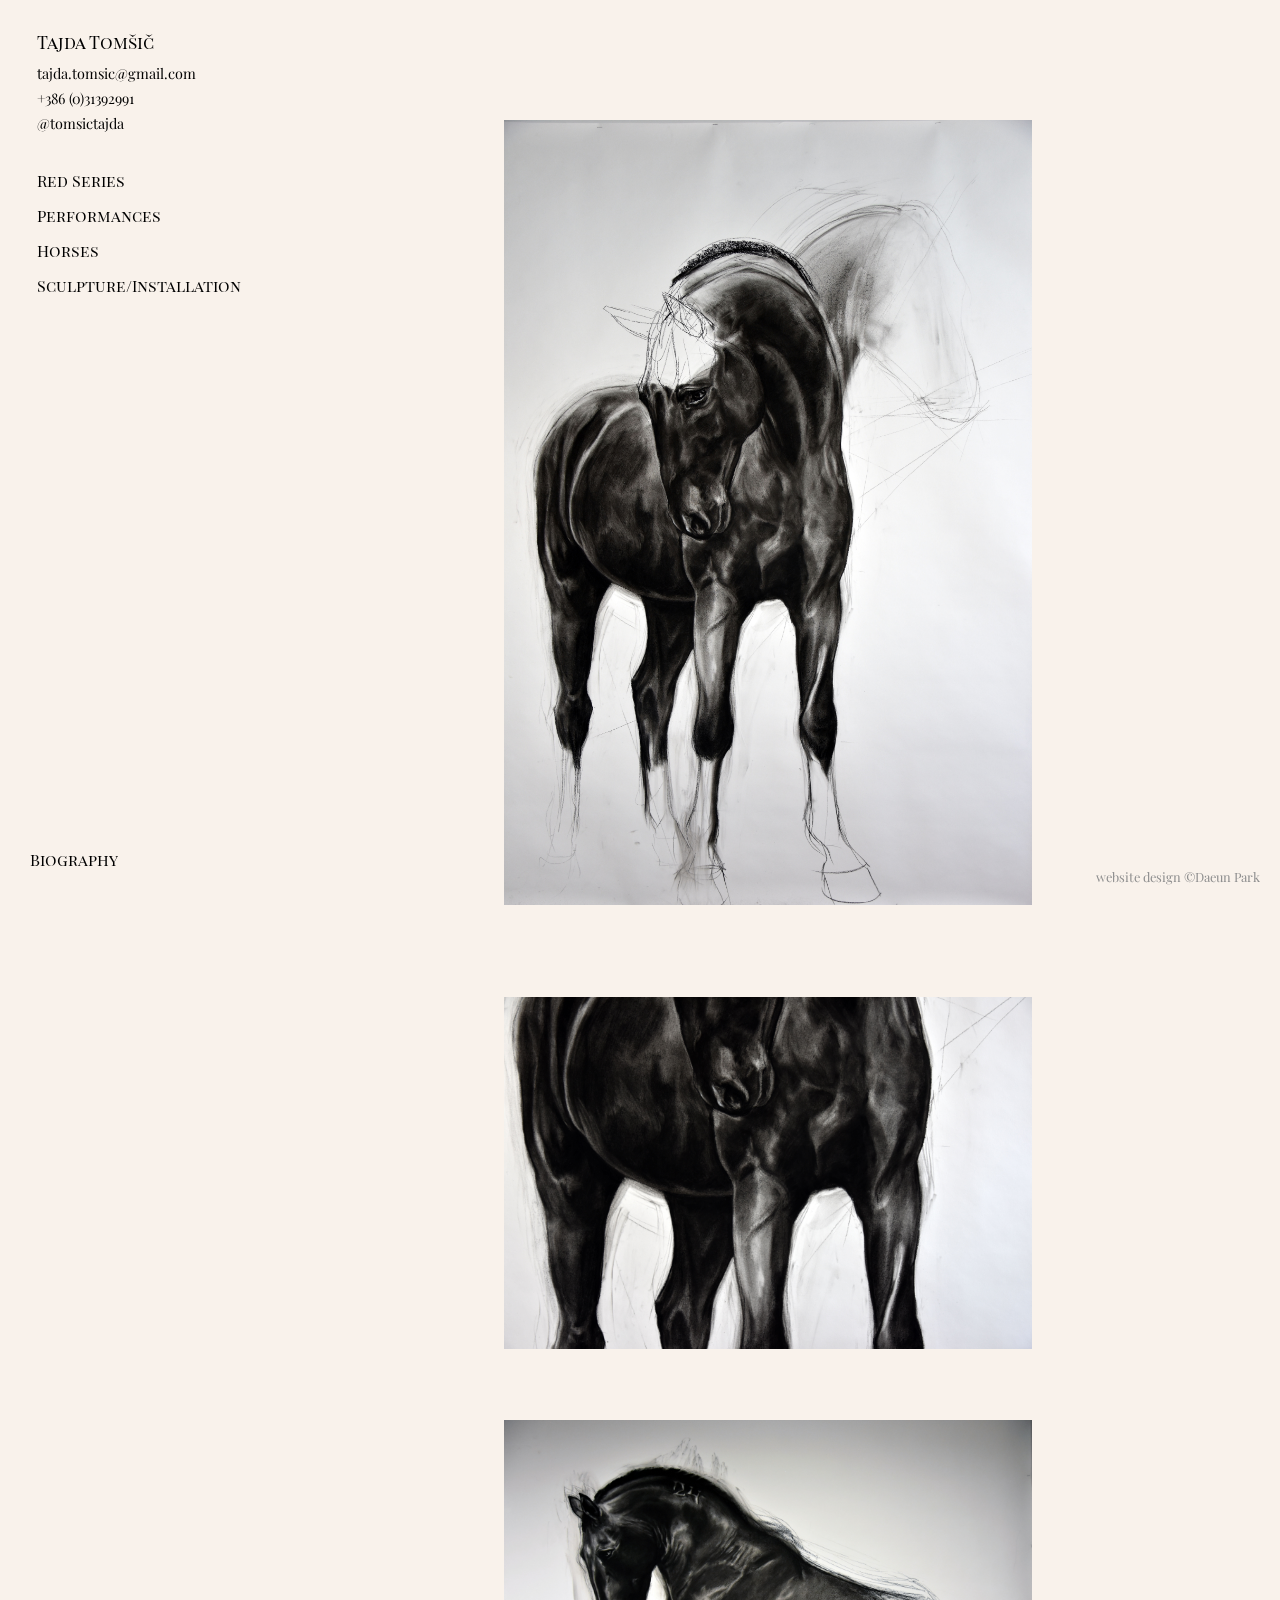
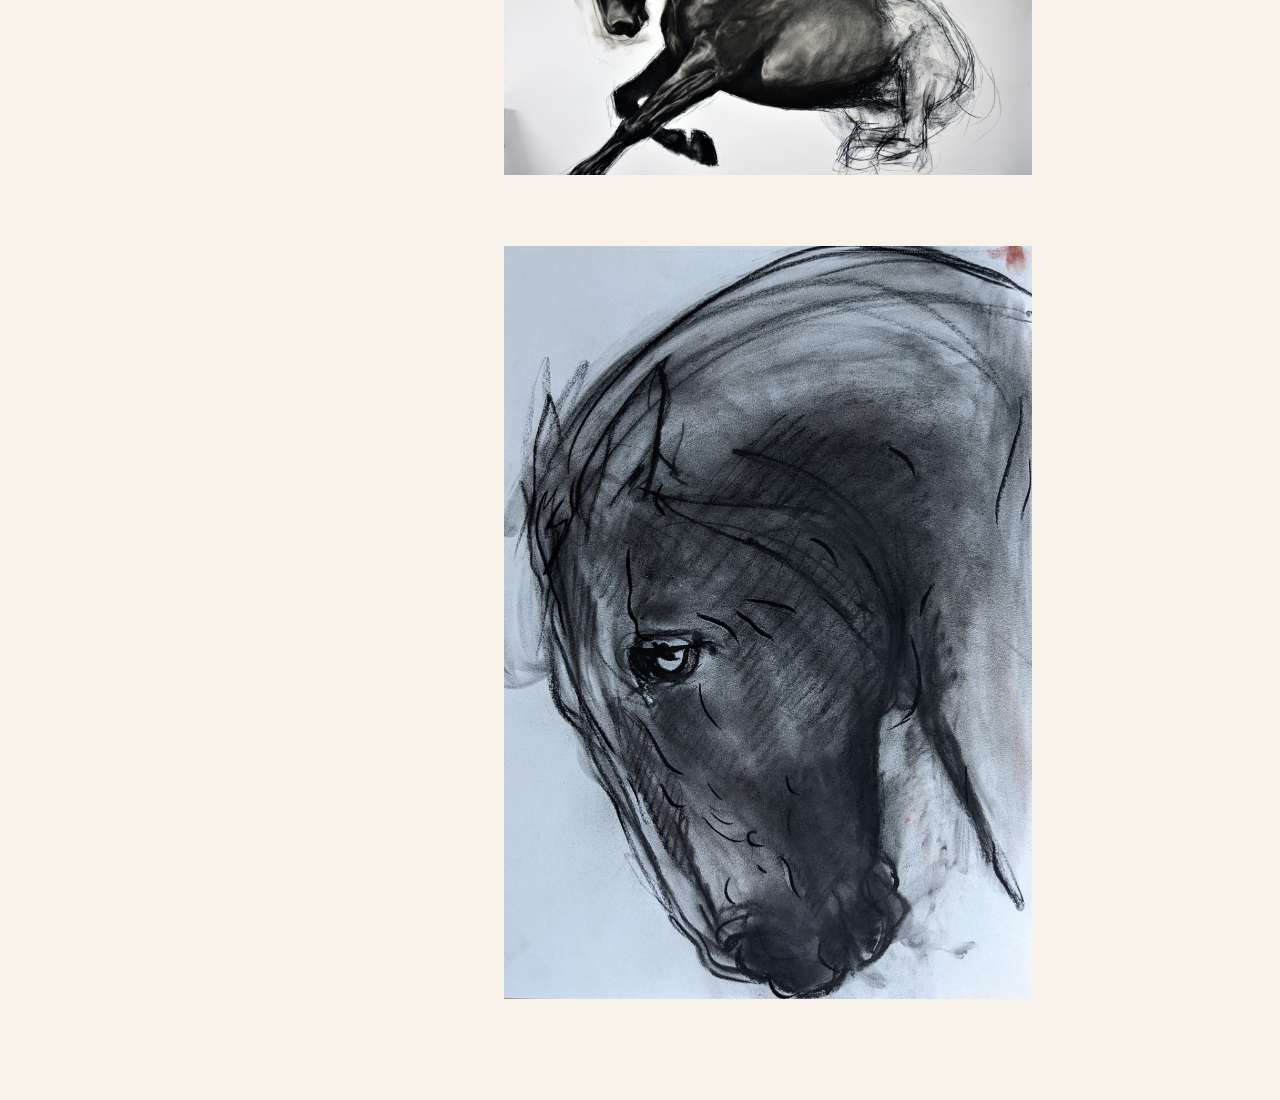
<file: menu_3.html>
<!DOCTYPE html>
<html lang="en">
<head>
    <meta charset="UTF-8">
    <meta http-equiv="X-UA-Compatible" content="IE=edge">
    <meta name="viewport" content="width=device-width, initial-scale=1.0">
    <link rel="stylesheet" href="./styles/shared.css">
    <link rel="stylesheet" href="./styles/menu_1.css">
    <link href="https://fonts.googleapis.com/css2?family=PT+Serif:wght@400;700&display=swap" rel="stylesheet">
    <title>Tajda Tomšič</title>
    
</head>
<body>
    <div class="backdrop"></div>
    <div class="main-container">
    <header class="main-header">
        <div class="main-header__name-container">
            <a href="index.html" class="main-header__name">Tajda Tomšič</a>
            <div class="main-header__info-container">
                <div class="main-header__info">tajda.tomsic@gmail.com</div>
                <div class="main-header__info">+386 (0)31392991</div>
                <div class="main-header__info">
                    <a href="https://instagram.com/tomsictajda?igshid=YmMyMTA2M2Y=" target="_blank">@tomsictajda</a>
                </div>
            </div>
            <button class="toggle-button">
                <span class="toggle-button_bar"></span>
                <span class="toggle-button_bar"></span>
                <span class="toggle-button_bar"></span>
            </button>
        </div>
        <nav class="main-nav">
            <ul class="main-nav__items">
                <li class="main-nav__item">
                    <a href="menu_1.html">Red Series</a>
                </li>
                <li class="main-nav__item">
                 <a href="menu_2.html">Performances</a>
                </li>
                <li class="main-nav__item">
                    <a href="menu_3.html">Horses</a>
                </li>
                <li class="main-nav__item">
                    <a href="menu_4.html">Sculpture/Installation</a>
                </li>
            </ul>
        </nav>
        <div class="main-nav__bio">
            <a href="menu_5.html">Biography</a>
        </div>
    </header>
    <nav class="mobile-nav">
        <ul class="mobile-nav_items">
            <li class="mobile-nav_item"><a href="index.html">Home</a></li>
            <li class="mobile-nav_item"><a href="menu_1.html">Red Series</a></li>
            <li class="mobile-nav_item"><a href="menu_2.html">Performances</a></li>
            <li class="mobile-nav_item"><a href="menu_3.html">Horse</a></li>
            <li class="mobile-nav_item"><a href="menu_4.html">Sculpture/Installation</a></li>
            <li class="mobile-nav_item"><a href="menu_5.html">Biography</a></li>
        </ul>
    </nav>
        <div class="sub-container">
            <div class="image-container first-image middle">
                <img src="./images/Horse1.JPG" alt="">
                <div class="image-info">“Sometimes you have to look the other way... to realize the food buffet was always there...you just got lost in the hotel again” Charcoal on paper, 220 x 140 cm, Zuerich 2022</div>
            </div>
            <div class="image-container middle">
                <img src="./images/horse2.JPG" alt="">
                <div class="image-info">detail</div>
            </div>
            <div class="image-container middle">
                <img src="./images/horse3.JPG" alt="">
                <div class="image-info">“I didn’t learn this here(24)”, charcoal on paper, 150 x 220cm, Zuerich 2021</div>
            </div>
            <div class="image-container middle">
                <img src="./images/horse4.jpg" alt="">
                <div class="image-info">Untitled, Charcoal on paper,42 x 30 cm,  Zuerich 2021(I don't know why the picture is so blue)</div>
            </div>
        </div>
        </div>
    <footer>
        <div class="info">website design <a href="">&#169;Daeun Park</a>  </div>
    </footer>
    <script src="shared.js"></script>        
</body>
</html>
</file>
<file: styles/shared.css>
@import url('https://fonts.googleapis.com/css2?family=Playfair+Display&family=Playfair+Display+SC:wght@400;700&display=swap');

* {
  box-sizing: border-box;
}

body {
  margin: 0;
  background-color: rgb(249, 242, 235);
}

.backdrop {
  position: fixed;
  display: none;
  top: 0;
  left: 0;
  z-index: 100;
  width: 100vw;
  height: 100vh;
  background: rgba(0, 0, 0, 0.5);
}

.main-container {
  display: flex;
  flex-flow: nowrap row;
  align-items: flex-start;
}

.main-header {
  height: 100vh;
  position: fixed;
  top: 0;
  padding-left: 20px;
  z-index: 1;
  font-family: 'Playfair Display SC', serif;
}

.main-header__name-container {
  margin: 30px 17px;
}
@media only screen and (max-width: 768px) {
  .main-header__name-container {
    margin: 40px 7px;
  }
}

.main-header__name {
  color: black;
  text-decoration: none;
  font-size: 1.1rem;
  margin-bottom: 10px;
  font-weight: 400;
  width: 300px;
}

@media only screen and (max-width: 768px) {
  .main-header__name {
    font-weight: 700;
  }
}

.main-header__name:hover,
.main-header__name:active {
  font-weight: 700;
}

.main-header__info-container{
  margin-top: 10px;
}

.main-header__info{
  margin: 5px 0;
  font-weight: 200;
  font-size: 0.9rem;
  font-family: 'Playfair Display', serif;
}

.main-header__info a{
  text-decoration: none;
  color: black;
}

.main-header__info a:hover,
.main-header__info a:active {
  text-decoration: underline;
}

.toggle-button {
  visibility: hidden;
  position: fixed;
  top: 1.7rem;
  right: 1.5rem;
  width: 2.7rem;
  height: 1.6rem;
  background-color: transparent;
  border: none;
  cursor: pointer;
  padding-top: 0;
  padding-bottom: 0;
  vertical-align: middle;
}

@media only screen and (max-width: 768px) {
  .toggle-button {
    visibility: visible;
  }
}

.toggle-button:focus {
  outline: none;
}

.toggle-button_bar {
  width: 100%;
  height: 0.2rem;
  background-color: black;
  display: block;
  margin: 0.4rem 0;
}

.main-nav {
  width: 100%;
}

@media only screen and (max-width: 768px) {
  .main-nav {
    visibility: hidden;
  }
}

.main-nav__items {
  top: 5%;
  font-size: 1rem;
  text-align: left;
  margin: 0;
  padding: 0;
  list-style: none;
}

.main-nav__item {
  margin: 0 10px;
  padding: 7px;
}

.main-nav__item a,
.mobile-nav_item a {
  text-decoration: none;
  color: black;
  padding: 3px 0;
  font-weight: 200;
}

.main-nav__item a:hover,
.main-nav__item a:active {
  font-weight: 700;
}

.main-nav__bio a{
  text-decoration: none;
  color: black;
  font-weight: 200;
  position: absolute;
  bottom: 30px;
  left: 30px;
}

@media only screen and (max-width: 768px) {
  .main-nav__bio {
    visibility: hidden;
  }
}

.main-nav__bio a:hover,
.main-nav__bio a:active {
  font-weight: 700;
}

.mobile-nav {
  display: none;
  position: fixed;
  z-index: 101;
  top: 0;
  right: 0;
  background-color: white;
  width: 100%;
  height: 100vh;
}

.mobile-nav_items {
  width: 100%;
  height: 100%;
  list-style: none;
  margin-top: 2rem;
  padding: 0;
  text-align: right;
}

.mobile-nav_item {
  margin: 1rem 2rem;
}

.mobile-nav_item a {
  font-size: 1.4rem;
}

.info {
  position: fixed;
  bottom: 0;
  right: 0;
  width: 98%;
  margin: 15px;
  padding-right: 5px;
  text-align: right;
  color: #8f8f8f;
  font-size: 0.8rem;
  font-weight: 200;
}

@media only screen and (max-width: 768px) {
  .info {
    margin: 0.3rem;
  }
}

.info a {
  font-weight: 200;
  text-decoration: none;
  font-size: 0.8rem;
  color: #8f8f8f;
}
.info a:hover,
.info a:active {
  color: #ccc;
}
</file>
<file: styles/menu_1.css>
body {
  height: auto;
  font-family: 'Playfair Display', serif;
}

.sub-container {
  width: 80vw;
  height: auto;
  margin-left: 20vw;
  margin-top: 100px;
  margin-bottom: 50px;
  display: flex;
  flex-direction: column;
  justify-content: center;
  align-items: center;
}

.image-container{
  width: 55vw;
  height: auto;
  margin: 20px 0;
  display: flex;
  flex-direction: column;
  justify-content: center;
  align-items: center;
}


.image-container:hover .image-info{
 opacity: 1;
}

.image-container img{
  height: auto;
}

.wide img{
  width: 100%;
}

.middle img{
  width: 75%;
}

.narrow img{
  width: 65%;
}

.image-info{
  margin-top: 10px;
  opacity: 0;
  transition: all 0.3s ease-in-out;
}


@media only screen and (max-width: 768px) {
  .sub-container{
    margin-top: 100px;
  }
  .image-container{
    width: 75vw;
    margin: 20px 0;
  }
  .image-info{
    opacity: 1;
  }
  .first-image{
  margin-top: 150px;
  }
}

@media only screen and (max-width: 768px) {
  .sub-container {
    top: 8%;
    margin: 0 auto;
    left: 8%;
  }
  .pdf_pc {
    visibility: hidden;
    height: 0;
  }

  .pdf_mobile {
    visibility: visible;
    top: 0;
    width: 100%;
    height: 100%;
  }
}
</file>
